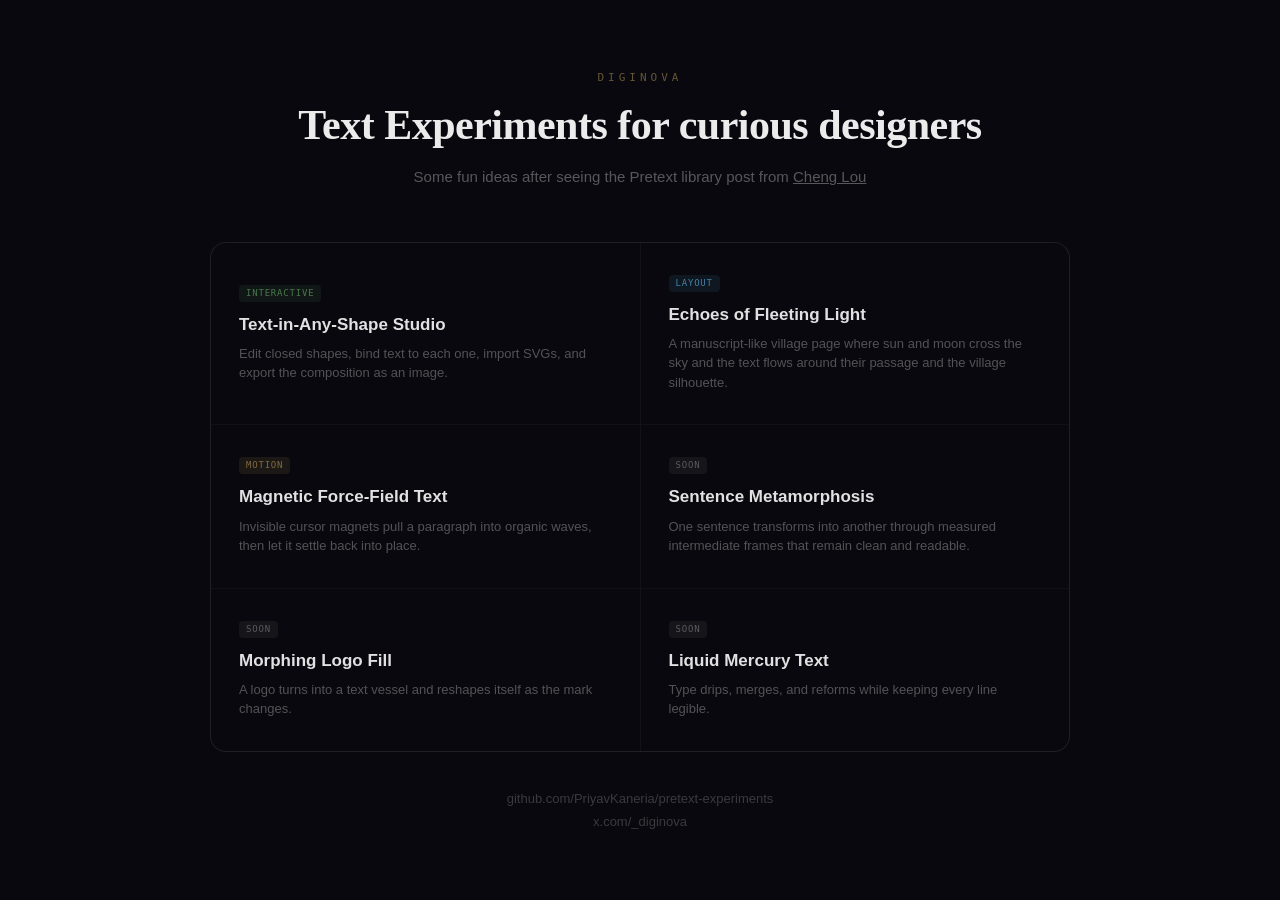
<file: index.html>
<!doctype html>
<html lang="en">
<head>
  <meta charset="UTF-8">
  <meta name="viewport" content="width=device-width, initial-scale=1, viewport-fit=cover, interactive-widget=resizes-content">
  <meta name="description" content="Interactive typography experiments from Diginova, powered by pretext.">
  <title>Diginova Experiments</title>
  <link rel="stylesheet" href="./styles/site.css">
</head>
<body>
  <main class="page-shell">
    <header class="header">
      <div class="logo">diginova</div>
      <h1 class="page-title">Text Experiments for curious designers</h1>
      <p class="page-subtitle">Some fun ideas after seeing the Pretext library post from <a href="https://x.com/_chenglou/status/2037713766205608234" target="_blank">Cheng Lou </a></p>
    </header>

    <section class="demos-grid" aria-label="Experiments">
      <a class="demo-card" href="./experiments/text-in-any-shape.html">
        <div class="demo-tag tag-interactive">Interactive</div>
        <div class="demo-name">Text-in-Any-Shape Studio</div>
        <div class="demo-desc">Edit closed shapes, bind text to each one, import SVGs, and export the composition as an image.</div>
      </a>

      <a class="demo-card" href="./experiments/echoes-of-fleeting-light.html">
        <div class="demo-tag tag-layout">Layout</div>
        <div class="demo-name">Echoes of Fleeting Light</div>
        <div class="demo-desc">A manuscript-like village page where sun and moon cross the sky and the text flows around their passage and the village silhouette.</div>
      </a>

      <a class="demo-card" href="./experiments/magnetic-force-field.html">
        <div class="demo-tag tag-motion">Motion</div>
        <div class="demo-name">Magnetic Force-Field Text</div>
        <div class="demo-desc">Invisible cursor magnets pull a paragraph into organic waves, then let it settle back into place.</div>
      </a>

      <article class="demo-card is-disabled">
        <div class="demo-tag tag-soon">Soon</div>
        <div class="demo-name">Sentence Metamorphosis</div>
        <div class="demo-desc">One sentence transforms into another through measured intermediate frames that remain clean and readable.</div>
      </article>

      <article class="demo-card is-disabled">
        <div class="demo-tag tag-soon">Soon</div>
        <div class="demo-name">Morphing Logo Fill</div>
        <div class="demo-desc">A logo turns into a text vessel and reshapes itself as the mark changes.</div>
      </article>

      <article class="demo-card is-disabled">
        <div class="demo-tag tag-soon">Soon</div>
        <div class="demo-name">Liquid Mercury Text</div>
        <div class="demo-desc">Type drips, merges, and reforms while keeping every line legible.</div>
      </article>
    </section>

    <div class="footer-link footer-link--stack">
      <a href="https://github.com/PriyavKaneria/pretext-experiments.git">github.com/PriyavKaneria/pretext-experiments</a>
      <a href="https://x.com/_diginova">x.com/_diginova</a>
    </div>
  </main>
</body>
</html>
</file>
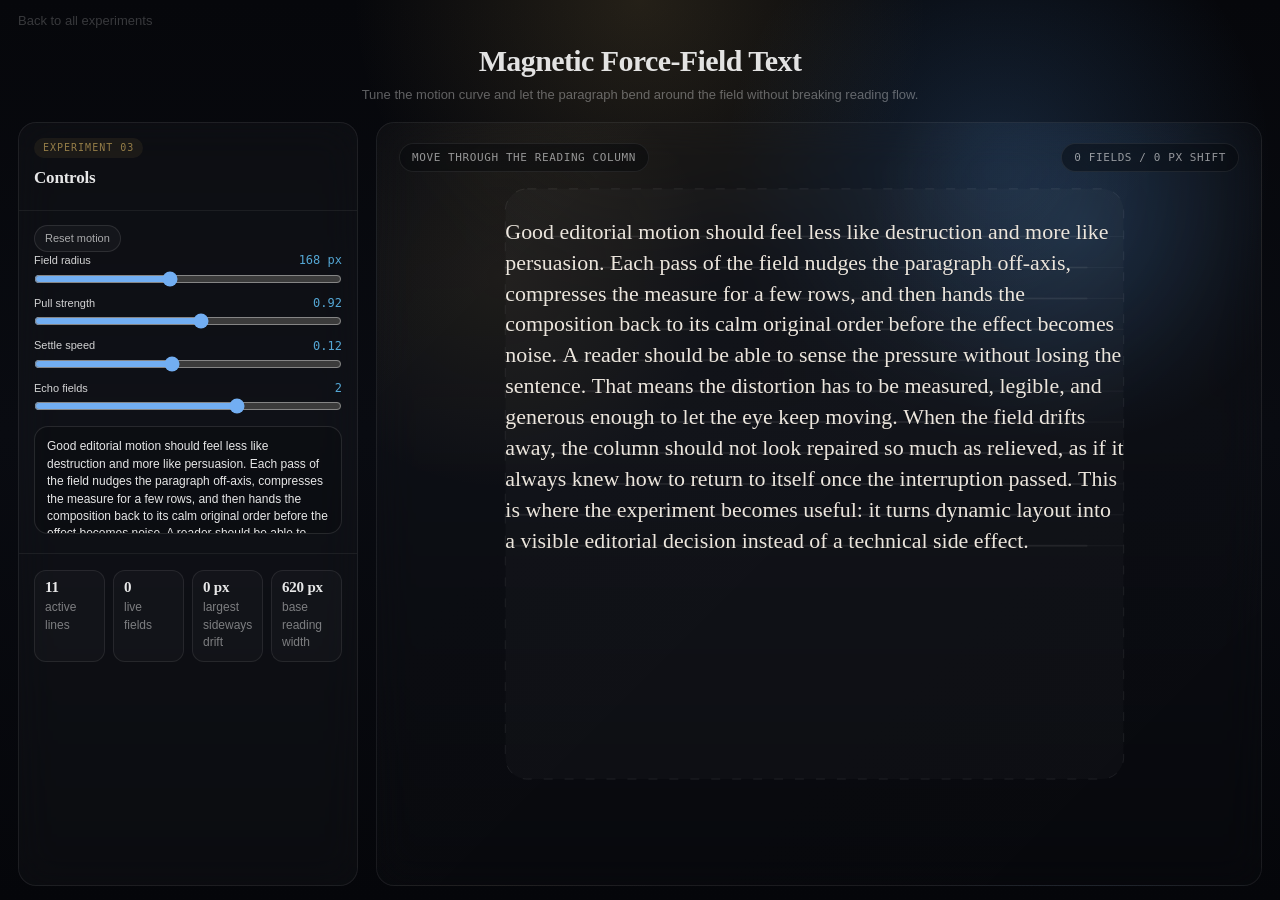
<file: experiments/magnetic-force-field.html>
<!doctype html>
<html lang="en">
<head>
  <meta charset="UTF-8">
  <meta name="viewport" content="width=device-width, initial-scale=1, viewport-fit=cover, interactive-widget=resizes-content">
  <meta name="description" content="A cursor-driven typography study where magnetic fields bend paragraph lines and let them settle back into order.">
  <title>Magnetic Force-Field Text — Diginova Experiments</title>
  <link rel="stylesheet" href="../styles/site.css">
  <style>
    html,
    body {
      height: 100%;
      min-height: 100%;
    }

    body {
      overflow: hidden;
      background:
        radial-gradient(circle at top, rgba(196, 163, 90, 0.16), transparent 26%),
        radial-gradient(circle at 78% 18%, rgba(91, 168, 255, 0.17), transparent 22%),
        linear-gradient(180deg, #06070b 0%, #090b11 48%, #05060a 100%);
    }

    .magnetic-shell {
      width: min(1420px, 100%);
      height: 100vh;
      margin: 0 auto;
      padding-top: 14px;
      padding-bottom: 14px;
      display: grid;
      grid-template-rows: auto auto minmax(0, 1fr);
      overflow: hidden;
    }

    .back-link {
      margin-bottom: 18px;
    }

    .experiment-header {
      margin-bottom: 16px;
      max-width: 720px;
    }

    .experiment-title {
      font: 600 30px/1.08 Georgia, "Times New Roman", serif;
      letter-spacing: -0.6px;
    }

    .experiment-subtitle {
      max-width: 620px;
    }

    .magnetic-workspace {
      display: grid;
      grid-template-columns: 340px minmax(0, 1fr);
      gap: 18px;
      align-items: stretch;
      min-height: 0;
      height: 100%;
    }

    .magnetic-panel,
    .magnetic-stage {
      border: 1px solid rgba(255, 255, 255, 0.07);
      border-radius: 18px;
      background: rgba(255, 255, 255, 0.026);
      backdrop-filter: blur(20px);
      -webkit-backdrop-filter: blur(20px);
      overflow: hidden;
    }

    .magnetic-panel {
      display: flex;
      flex-direction: column;
      height: 100%;
      overflow-y: auto;
      overscroll-behavior: contain;
      scrollbar-width: thin;
      scrollbar-color: rgba(196, 163, 90, 0.34) rgba(255, 255, 255, 0.04);
    }

    .magnetic-panel::-webkit-scrollbar {
      width: 10px;
    }

    .magnetic-panel::-webkit-scrollbar-track {
      background: rgba(255, 255, 255, 0.03);
    }

    .magnetic-panel::-webkit-scrollbar-thumb {
      background: linear-gradient(180deg, rgba(196, 163, 90, 0.42), rgba(91, 168, 255, 0.32));
      border-radius: 999px;
      border: 2px solid rgba(9, 11, 17, 0.92);
    }

    .panel-block {
      padding: 14px 15px 15px;
      border-top: 1px solid rgba(255, 255, 255, 0.06);
    }

    .panel-block:first-child {
      border-top: 0;
    }

    .panel-kicker {
      display: inline-flex;
      align-items: center;
      gap: 8px;
      margin-bottom: 10px;
      padding: 5px 9px;
      border-radius: 999px;
      background: rgba(196, 163, 90, 0.08);
      color: rgba(196, 163, 90, 0.72);
      font: 500 10px/1 "SF Mono", "Fira Code", monospace;
      letter-spacing: 1px;
      text-transform: uppercase;
    }

    .panel-title {
      margin-bottom: 7px;
      color: rgba(255, 255, 255, 0.9);
      font: 600 17px/1.16 Georgia, "Times New Roman", serif;
      letter-spacing: -0.2px;
    }

    .panel-copy,
    .panel-note,
    .metric-label {
      color: rgba(255, 255, 255, 0.45);
      font: 400 12px/1.45 "Helvetica Neue", Helvetica, Arial, sans-serif;
    }

    .preset-row {
      display: flex;
      flex-wrap: wrap;
      gap: 8px;
    }

    .clear-btn {
      padding: 7px 10px;
      border-radius: 999px;
      border: 1px solid rgba(255, 255, 255, 0.1);
      background: rgba(255, 255, 255, 0.03);
      color: rgba(255, 255, 255, 0.64);
      font: 500 11px/1 "Helvetica Neue", Helvetica, Arial, sans-serif;
      cursor: pointer;
      transition: transform 0.18s ease, border-color 0.18s ease, background 0.18s ease, color 0.18s ease;
    }

    .clear-btn:hover {
      transform: translateY(-1px);
      border-color: rgba(91, 168, 255, 0.34);
      background: rgba(91, 168, 255, 0.12);
      color: rgba(255, 255, 255, 0.9);
    }

    .text-editor {
      width: 100%;
      min-height: 108px;
      max-height: 108px;
      margin-top: 12px;
      padding: 11px 12px;
      border: 1px solid rgba(255, 255, 255, 0.11);
      border-radius: 14px;
      background: rgba(0, 0, 0, 0.16);
      color: rgba(255, 255, 255, 0.9);
      font: 400 12px/1.45 "Helvetica Neue", Helvetica, Arial, sans-serif;
      resize: none;
      outline: none;
      overflow: hidden;
    }

    .text-editor:focus {
      border-color: rgba(91, 168, 255, 0.35);
      box-shadow: 0 0 0 1px rgba(91, 168, 255, 0.16) inset;
    }

    .field-grid {
      display: grid;
      gap: 10px;
      margin-top: 2px;
    }

    .field-control {
      display: grid;
      gap: 4px;
    }

    .field-control-head {
      display: flex;
      justify-content: space-between;
      align-items: center;
      gap: 10px;
      color: rgba(255, 255, 255, 0.82);
      font: 500 11px/1.15 "Helvetica Neue", Helvetica, Arial, sans-serif;
    }

    .field-control-value {
      color: rgba(100, 200, 255, 0.82);
      font: 500 12px/1 "SF Mono", "Fira Code", monospace;
    }

    .field-control input[type="range"] {
      width: 100%;
      accent-color: #72aef2;
      margin: 0;
    }

    .metrics-grid {
      display: grid;
      grid-template-columns: repeat(4, minmax(0, 1fr));
      gap: 8px;
      margin-top: 2px;
    }

    .metric-card {
      padding: 9px 10px;
      border-radius: 12px;
      border: 1px solid rgba(255, 255, 255, 0.08);
      background: rgba(255, 255, 255, 0.025);
    }

    .metric-value {
      margin-bottom: 4px;
      color: rgba(255, 255, 255, 0.9);
      font: 600 15px/1 Georgia, "Times New Roman", serif;
      letter-spacing: -0.2px;
    }

    .panel-note {
      margin-top: 8px;
    }

    .magnetic-stage {
      position: relative;
      position: sticky;
      top: 0;
      align-self: start;
      min-height: 0;
      height: 100%;
      overflow: hidden;
      background:
        radial-gradient(circle at 14% 20%, rgba(196, 163, 90, 0.09), transparent 22%),
        radial-gradient(circle at 80% 14%, rgba(91, 168, 255, 0.12), transparent 22%),
        linear-gradient(135deg, rgba(255, 255, 255, 0.025), rgba(255, 255, 255, 0.01));
      cursor: crosshair;
      touch-action: none;
    }

    .scene-svg {
      position: absolute;
      inset: 0;
      width: 100%;
      height: 100%;
    }

    .stage-hud {
      position: absolute;
      inset: 0;
      display: flex;
      justify-content: space-between;
      align-items: flex-start;
      padding: 20px 22px;
      pointer-events: none;
    }

    .stage-kicker,
    .stage-readout {
      padding: 8px 12px;
      border-radius: 999px;
      background: rgba(4, 6, 10, 0.5);
      border: 1px solid rgba(255, 255, 255, 0.08);
      color: rgba(255, 255, 255, 0.56);
      font: 500 11px/1 "SF Mono", "Fira Code", monospace;
      letter-spacing: 0.6px;
      text-transform: uppercase;
      backdrop-filter: blur(20px);
      -webkit-backdrop-filter: blur(20px);
    }

    .stage-readout {
      text-align: right;
    }

    .flow-line {
      fill: #ece6dd;
      font-family: Georgia, "Times New Roman", serif;
      paint-order: stroke;
      stroke: rgba(8, 8, 14, 0.3);
      stroke-width: 0.5px;
      letter-spacing: 0;
    }

    .flow-line.is-muted {
      fill: rgba(236, 230, 221, 0.62);
    }

    .guide-column {
      fill: rgba(255, 255, 255, 0.02);
      stroke: rgba(255, 255, 255, 0.08);
      stroke-dasharray: 9 12;
    }

    .guide-baseline {
      stroke: rgba(255, 255, 255, 0.045);
      stroke-width: 1;
    }

    .field-core {
      fill: rgba(91, 168, 255, 0.11);
      stroke: rgba(150, 204, 255, 0.38);
      stroke-width: 1;
    }

    .field-ring {
      fill: none;
      stroke: rgba(150, 204, 255, 0.2);
      stroke-width: 1;
    }

    .field-ring.echo {
      stroke: rgba(196, 163, 90, 0.18);
    }

    .field-vector {
      stroke: rgba(196, 163, 90, 0.22);
      stroke-width: 1;
      stroke-dasharray: 4 8;
    }

    .field-dot {
      fill: rgba(255, 255, 255, 0.78);
    }

    .ghost-line {
      fill: none;
      stroke: rgba(255, 255, 255, 0.05);
      stroke-width: 2;
      stroke-linecap: round;
    }

    @media (max-width: 980px) {
      body {
        overflow: auto;
      }

      .magnetic-shell {
        height: auto;
        overflow: visible;
      }

      .magnetic-workspace {
        grid-template-columns: 1fr;
        height: auto;
      }

      .magnetic-panel {
        display: flex;
        overflow: visible;
      }

      .magnetic-stage {
        min-height: 70vh;
        height: 70vh;
        position: relative;
      }
    }

    @media (max-width: 700px) {
      .magnetic-shell {
        padding-top: 10px;
      }

      .experiment-title {
        font-size: 25px;
      }

      .metrics-grid {
        grid-template-columns: 1fr 1fr;
      }

      .stage-hud {
        padding-left: 16px;
        padding-right: 16px;
      }

      .stage-hud {
        flex-direction: column;
        gap: 8px;
      }

      .text-editor {
        max-height: 132px;
      }
    }

    @media (max-height: 860px) and (min-width: 981px) {
      .panel-block {
        padding: 12px 13px 13px;
      }

      .text-editor {
        min-height: 92px;
        max-height: 92px;
      }

      .panel-copy,
      .panel-note,
      .metric-label {
        font-size: 11px;
      }
    }
  </style>
</head>
<body>
  <main class="experiment-shell magnetic-shell">
    <a class="back-link" href="../index.html">Back to all experiments</a>

    <header class="experiment-header">
      <h1 class="experiment-title">Magnetic Force-Field Text</h1>
      <p class="experiment-subtitle">Tune the motion curve and let the paragraph bend around the field without breaking reading flow.</p>
    </header>

    <section class="magnetic-workspace">
      <aside class="magnetic-panel">
        <div class="panel-block">
          <div class="panel-kicker">Experiment 03</div>
          <h2 class="panel-title">Controls</h2>
        </div>

        <div class="panel-block">
          <div class="preset-row">
            <button class="clear-btn" id="resetMotion">Reset motion</button>
          </div>

          <div class="field-grid">
            <label class="field-control">
              <span class="field-control-head">
                <span>Field radius</span>
                <span class="field-control-value" id="radiusValue">168 px</span>
              </span>
              <input id="radiusInput" type="range" min="96" max="260" step="1" value="168">
            </label>

            <label class="field-control">
              <span class="field-control-head">
                <span>Pull strength</span>
                <span class="field-control-value" id="strengthValue">0.92</span>
              </span>
              <input id="strengthInput" type="range" min="0.35" max="1.4" step="0.01" value="0.92">
            </label>

            <label class="field-control">
              <span class="field-control-head">
                <span>Settle speed</span>
                <span class="field-control-value" id="settleValue">0.12</span>
              </span>
              <input id="settleInput" type="range" min="0.04" max="0.22" step="0.01" value="0.12">
            </label>

            <label class="field-control">
              <span class="field-control-head">
                <span>Echo fields</span>
                <span class="field-control-value" id="echoValue">2</span>
              </span>
              <input id="echoInput" type="range" min="0" max="3" step="1" value="2">
            </label>
          </div>

          <textarea class="text-editor" id="textInput" aria-label="Paragraph text"></textarea>
        </div>

        <div class="panel-block">
          <div class="metrics-grid">
            <div class="metric-card">
              <div class="metric-value" id="lineCount">0</div>
              <div class="metric-label">active lines</div>
            </div>
            <div class="metric-card">
              <div class="metric-value" id="fieldCount">0</div>
              <div class="metric-label">live fields</div>
            </div>
            <div class="metric-card">
              <div class="metric-value" id="maxShift">0 px</div>
              <div class="metric-label">largest sideways drift</div>
            </div>
            <div class="metric-card">
              <div class="metric-value" id="columnWidth">0 px</div>
              <div class="metric-label">base reading width</div>
            </div>
          </div>
        </div>
      </aside>

      <section class="magnetic-stage" id="stage" aria-label="Magnetic text field">
        <svg class="scene-svg" id="sceneSvg" aria-hidden="true"></svg>

        <div class="stage-hud">
          <div class="stage-kicker">Move through the reading column</div>
          <div class="stage-readout" id="hudReadout">1 field / 0 px shift</div>
        </div>
      </section>
    </section>
  </main>

  <script type="module" src="./magnetic-force-field.js"></script>
</body>
</html>
</file>
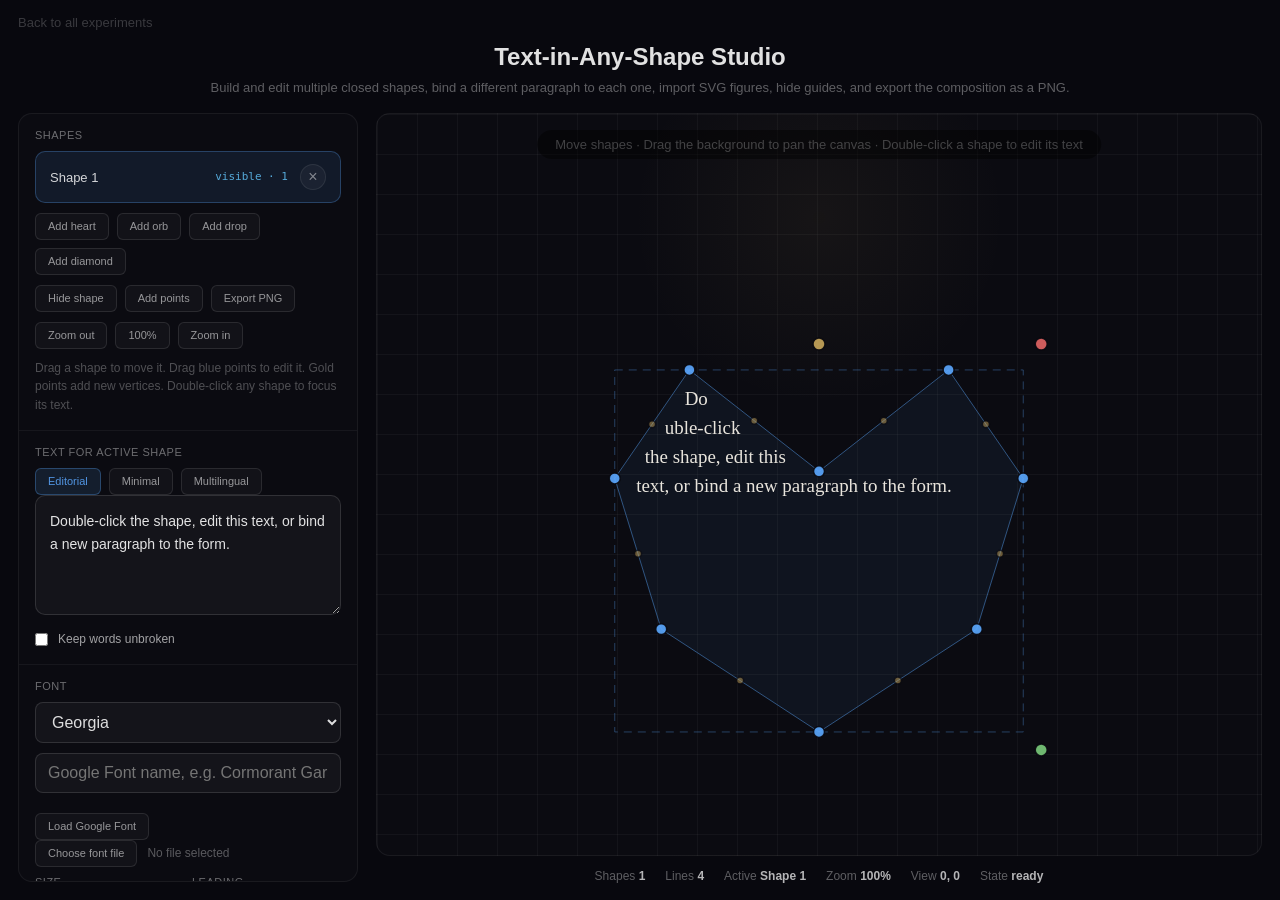
<file: experiments/text-in-any-shape.html>
<!doctype html>
<html lang="en">
<head>
  <meta charset="UTF-8">
  <meta name="viewport" content="width=device-width, initial-scale=1, viewport-fit=cover, interactive-widget=resizes-content">
  <meta name="description" content="A multi-shape typography studio where each closed figure owns its own text.">
  <title>Text-in-Any-Shape Studio — Diginova Experiments</title>
  <link rel="stylesheet" href="../styles/site.css">
  <style>
    html,
    body {
      height: 100%;
      overflow: hidden;
    }

    body {
      min-height: 100vh;
    }

    * {
      scrollbar-width: thin;
      scrollbar-color: rgba(196,163,90,0.38) rgba(255,255,255,0.04);
    }

    ::-webkit-scrollbar {
      width: 10px;
      height: 10px;
    }

    ::-webkit-scrollbar-track {
      background: rgba(255,255,255,0.04);
    }

    ::-webkit-scrollbar-thumb {
      background: linear-gradient(180deg, rgba(196,163,90,0.42), rgba(91,168,255,0.34));
      border-radius: 999px;
      border: 2px solid rgba(8,8,14,0.92);
    }

    ::-webkit-scrollbar-thumb:hover {
      background: linear-gradient(180deg, rgba(196,163,90,0.56), rgba(91,168,255,0.46));
    }

    .back-link {
      margin-bottom: 14px;
    }

    .experiment-shell {
      height: 100vh;
      padding: 16px 18px 18px;
      overflow: hidden;
      display: grid;
      grid-template-rows: auto auto minmax(0, 1fr);
    }

    .experiment-header {
      margin: 0 auto 14px;
      max-width: 860px;
    }

    .experiment-title {
      margin-bottom: 6px;
    }

    .workspace {
      width: min(1380px, 100%);
      margin: 0 auto;
      display: grid;
      grid-template-columns: 340px minmax(0, 1fr);
      gap: 18px;
      align-items: start;
      min-height: 0;
      height: 100%;
    }

    .panel {
      border: 1px solid rgba(255,255,255,0.06);
      border-radius: 14px;
      background: rgba(255,255,255,0.015);
      overflow: hidden;
      height: 100%;
      overflow-y: auto;
      overscroll-behavior: contain;
    }

    .panel::-webkit-scrollbar-track {
      background: rgba(255,255,255,0.03);
    }

    .panel::-webkit-scrollbar-thumb {
      background: linear-gradient(180deg, rgba(196,163,90,0.48), rgba(91,168,255,0.38));
      border: 2px solid rgba(14,14,20,0.95);
    }

    .panel-section {
      padding: 16px;
      border-top: 1px solid rgba(255,255,255,0.05);
    }

    .panel-section:first-child {
      border-top: 0;
    }

    .panel-label {
      display: block;
      margin-bottom: 10px;
      font: 500 11px/1 "Helvetica Neue", Helvetica, Arial, sans-serif;
      color: rgba(255,255,255,0.4);
      text-transform: uppercase;
      letter-spacing: 0.5px;
    }

    .shape-list {
      display: grid;
      gap: 8px;
    }

    .shape-chip {
      display: flex;
      justify-content: space-between;
      align-items: center;
      gap: 12px;
      padding: 12px 14px;
      border-radius: 10px;
      border: 1px solid rgba(255,255,255,0.08);
      background: rgba(255,255,255,0.03);
      cursor: pointer;
      transition: all 0.15s ease;
    }

    .shape-chip.active {
      border-color: rgba(91,168,255,0.28);
      background: rgba(91,168,255,0.10);
      color: rgba(255,255,255,0.92);
    }

    .shape-chip-title {
      font: 500 13px/1.2 "Helvetica Neue", Helvetica, Arial, sans-serif;
      color: rgba(255,255,255,0.82);
    }

    .shape-chip-main {
      min-width: 0;
      flex: 1 1 auto;
      text-align: left;
    }

    .shape-chip-meta {
      font: 400 11px/1 "SF Mono", "Fira Code", monospace;
      color: rgba(255,255,255,0.28);
    }

    .shape-chip.active .shape-chip-meta {
      color: rgba(100,200,255,0.82);
    }

    .shape-chip-delete {
      width: 26px;
      height: 26px;
      border-radius: 999px;
      border: 1px solid rgba(255,255,255,0.08);
      background: rgba(255,255,255,0.04);
      color: rgba(255,255,255,0.46);
      display: inline-flex;
      align-items: center;
      justify-content: center;
      cursor: pointer;
      flex: 0 0 auto;
      transition: all 0.15s ease;
    }

    .shape-chip-delete:hover {
      background: rgba(196,90,90,0.16);
      border-color: rgba(196,90,90,0.24);
      color: rgba(255,255,255,0.88);
    }

    .button-row,
    .shape-templates,
    .mini-row,
    .range-row {
      display: flex;
      gap: 8px;
      flex-wrap: wrap;
    }

    .button-row,
    .shape-templates {
      margin-top: 10px;
    }

    button,
    select,
    input,
    textarea {
      font: inherit;
    }

    .tool-btn,
    .shape-btn,
    .sample-btn {
      padding: 7px 12px;
      border-radius: 6px;
      border: 1px solid rgba(255,255,255,0.1);
      background: rgba(255,255,255,0.03);
      color: rgba(255,255,255,0.56);
      font: 500 11px/1 "Helvetica Neue", Helvetica, Arial, sans-serif;
      cursor: pointer;
      transition: all 0.15s ease;
    }

    .tool-btn:hover,
    .shape-btn:hover,
    .sample-btn:hover {
      background: rgba(255,255,255,0.06);
      color: rgba(255,255,255,0.74);
    }

    .shape-btn.active,
    .sample-btn.active,
    .tool-btn.is-active {
      background: rgba(91,168,255,0.12);
      border-color: rgba(91,168,255,0.3);
      color: rgba(91,168,255,0.86);
    }

    .toggle-row {
      display: flex;
      align-items: center;
      gap: 10px;
      margin-top: 12px;
      color: rgba(255,255,255,0.62);
      font: 400 12px/1.4 "Helvetica Neue", Helvetica, Arial, sans-serif;
    }

    .toggle-row input[type="checkbox"] {
      accent-color: #5ba8ff;
    }

    .editor,
    .svg-paste {
      width: 100%;
      min-height: 120px;
      padding: 14px 14px;
      border-radius: 10px;
      border: 1px solid rgba(255,255,255,0.12);
      background: rgba(255,255,255,0.04);
      color: rgba(255,255,255,0.88);
      resize: vertical;
      outline: none;
      font: 400 14px/1.65 "Helvetica Neue", Helvetica, Arial, sans-serif;
    }

    .editor:focus,
    .svg-paste:focus,
    .font-input:focus,
    .font-select:focus {
      border-color: rgba(91,168,255,0.28);
      background: rgba(255,255,255,0.05);
    }

    .hint-text {
      margin-top: 10px;
      color: rgba(255,255,255,0.28);
      font: 400 12px/1.55 "Helvetica Neue", Helvetica, Arial, sans-serif;
    }

    .font-select,
    .font-input {
      width: 100%;
      padding: 10px 12px;
      border-radius: 8px;
      border: 1px solid rgba(255,255,255,0.12);
      background: rgba(255,255,255,0.04);
      color: rgba(255,255,255,0.86);
      outline: none;
      margin-bottom: 10px;
    }

    .font-file {
      position: absolute;
      opacity: 0;
      pointer-events: none;
      width: 1px;
      height: 1px;
    }

    .range-group {
      flex: 1 1 120px;
    }

    .range-group input[type="range"] {
      width: 100%;
      accent-color: #5ba8ff;
      margin-top: 8px;
    }

    .value-display {
      display: inline-block;
      margin-top: 8px;
      font: 500 12px/1 "SF Mono", "Fira Code", monospace;
      color: rgba(100,200,255,0.8);
    }

    .stage-shell {
      position: relative;
      position: sticky;
      top: 18px;
      align-self: start;
      min-height: 0;
      height: 100%;
      display: grid;
      grid-template-rows: minmax(0, 1fr) auto;
    }

    .stage {
      position: relative;
      height: 100%;
      min-height: 0;
      border: 1px solid rgba(255,255,255,0.06);
      border-radius: 14px;
      background:
        linear-gradient(rgba(255,255,255,0.035) 1px, transparent 1px),
        linear-gradient(90deg, rgba(255,255,255,0.035) 1px, transparent 1px),
        radial-gradient(circle at 50% 14%, rgba(196,163,90,0.06), transparent 24%),
        rgba(255,255,255,0.015);
      background-size: 40px 40px, 40px 40px, auto, auto;
      background-position: var(--grid-x, 0px) var(--grid-y, 0px), var(--grid-x, 0px) var(--grid-y, 0px), center top, center;
      overflow: hidden;
      user-select: none;
      -webkit-user-select: none;
      cursor: grab;
    }

    .stage.is-panning {
      cursor: grabbing;
    }

    .status {
      position: absolute;
      top: 16px;
      left: 50%;
      transform: translateX(-50%);
      z-index: 8;
      padding: 8px 18px;
      border-radius: 999px;
      background: rgba(0,0,0,0.45);
      color: rgba(255,255,255,0.24);
      font: 400 13px/1 "Helvetica Neue", Helvetica, Arial, sans-serif;
      white-space: nowrap;
      pointer-events: none;
    }

    .scene-svg,
    .helper-svg {
      position: absolute;
      inset: 0;
      width: 100%;
      height: 100%;
    }

    .helper-svg {
      left: -99999px;
      top: -99999px;
      width: 1px;
      height: 1px;
      overflow: hidden;
      opacity: 0;
      pointer-events: none;
    }

    .shape-path {
      fill: rgba(255,255,255,0.018);
      stroke: rgba(255,255,255,0.08);
      stroke-width: 1;
      vector-effect: non-scaling-stroke;
      cursor: move;
    }

    .shape-path.active {
      stroke: rgba(91,168,255,0.45);
      fill: rgba(91,168,255,0.06);
    }

    .shape-path.hidden-guide {
      fill: none;
      stroke: rgba(255,255,255,0.18);
      stroke-dasharray: 6 7;
    }

    .bbox {
      fill: none;
      stroke: rgba(91,168,255,0.34);
      stroke-width: 1;
      stroke-dasharray: 8 6;
      vector-effect: non-scaling-stroke;
      pointer-events: none;
    }

    .shape-text {
      fill: #e8e4dc;
      pointer-events: none;
    }

    .vertex,
    .midpoint,
    .transform-handle {
      cursor: pointer;
    }

    .vertex {
      fill: rgba(91,168,255,0.9);
      stroke: rgba(8,8,14,0.9);
      stroke-width: 1.5;
    }

    .midpoint {
      fill: rgba(196,163,90,0.92);
      stroke: rgba(8,8,14,0.9);
      stroke-width: 1.5;
    }

    .transform-handle.scale {
      fill: rgba(120,200,120,0.92);
      stroke: rgba(8,8,14,0.9);
      stroke-width: 1.5;
    }

    .transform-handle.rotate {
      fill: rgba(196,163,90,0.92);
      stroke: rgba(8,8,14,0.9);
      stroke-width: 1.5;
    }

    .transform-handle.delete {
      fill: rgba(214,96,96,0.96);
      stroke: rgba(8,8,14,0.9);
      stroke-width: 1.5;
    }

    .message {
      position: absolute;
      inset: 0;
      display: grid;
      place-items: center;
      text-align: center;
      padding: 24px;
      color: rgba(255,255,255,0.34);
      font: 400 13px/1.6 "Helvetica Neue", Helvetica, Arial, sans-serif;
      pointer-events: none;
    }

    .stats-bar {
      display: flex;
      gap: 20px;
      align-items: center;
      justify-content: center;
      margin-top: 14px;
      font: 400 12px/1 "Helvetica Neue", Helvetica, Arial, sans-serif;
      color: rgba(255,255,255,0.35);
      flex-wrap: wrap;
    }

    .stats-bar strong {
      color: rgba(255,255,255,0.7);
      font-weight: 600;
    }

    .upload-row {
      display: flex;
      gap: 10px;
      align-items: center;
      flex-wrap: wrap;
      margin-bottom: 10px;
    }

    .upload-trigger {
      display: inline-flex;
      align-items: center;
      justify-content: center;
      padding: 7px 12px;
      border-radius: 6px;
      border: 1px solid rgba(255,255,255,0.1);
      background: rgba(255,255,255,0.03);
      color: rgba(255,255,255,0.56);
      font: 500 11px/1 "Helvetica Neue", Helvetica, Arial, sans-serif;
      cursor: pointer;
      transition: all 0.15s ease;
    }

    .upload-trigger:hover {
      background: rgba(255,255,255,0.06);
      color: rgba(255,255,255,0.74);
    }

    .upload-name {
      min-width: 0;
      color: rgba(255,255,255,0.32);
      font: 400 12px/1.4 "Helvetica Neue", Helvetica, Arial, sans-serif;
      word-break: break-word;
      flex: 1 1 140px;
    }

    .editor.is-focused {
      border-color: rgba(91,168,255,0.38);
      background: rgba(91,168,255,0.08);
      box-shadow: 0 0 0 1px rgba(91,168,255,0.14) inset;
    }

    .editor.focus-claim {
      animation: editor-pulse 850ms ease;
    }

    @keyframes editor-pulse {
      0% {
        border-color: rgba(196,163,90,0.56);
        background: rgba(196,163,90,0.11);
        box-shadow: 0 0 0 1px rgba(196,163,90,0.18) inset;
      }
      100% {
        border-color: rgba(91,168,255,0.38);
        background: rgba(91,168,255,0.08);
        box-shadow: 0 0 0 1px rgba(91,168,255,0.14) inset;
      }
    }

    @media (max-width: 1040px) {
      html,
      body {
        overflow: auto;
      }

      .workspace {
        grid-template-columns: 1fr;
        height: auto;
      }

      .stage-shell {
        position: relative;
        top: auto;
        height: auto;
      }

      .stage {
        min-height: 540px;
      }

      .panel {
        height: auto;
        overflow: visible;
      }
    }

    @media (max-width: 700px) {
      .experiment-shell {
        padding-left: 12px;
        padding-right: 12px;
      }

      .stage {
        min-height: 480px;
      }
    }
  </style>
</head>
<body>
  <main class="experiment-shell">
    <a class="back-link" href="../index.html">Back to all experiments</a>

    <header class="experiment-header">
      <h1 class="experiment-title">Text-in-Any-Shape Studio</h1>
      <p class="experiment-subtitle">Build and edit multiple closed shapes, bind a different paragraph to each one, import SVG figures, hide guides, and export the composition as a PNG.</p>
    </header>

    <section class="workspace">
      <aside class="panel">
        <div class="panel-section">
          <span class="panel-label">Shapes</span>
          <div class="shape-list" id="shapeList"></div>
          <div class="shape-templates" id="shapeTemplates">
            <button class="shape-btn" data-template="heart">Add heart</button>
            <button class="shape-btn" data-template="orb">Add orb</button>
            <button class="shape-btn" data-template="drop">Add drop</button>
            <button class="shape-btn" data-template="diamond">Add diamond</button>
          </div>
          <div class="button-row">
            <button class="tool-btn" id="toggleShape">Hide shape</button>
            <button class="tool-btn" id="addPointMode">Add points</button>
            <button class="tool-btn" id="exportPng">Export PNG</button>
          </div>
          <div class="button-row">
            <button class="tool-btn" id="zoomOut">Zoom out</button>
            <button class="tool-btn" id="zoomReset">100%</button>
            <button class="tool-btn" id="zoomIn">Zoom in</button>
          </div>
          <p class="hint-text">Drag a shape to move it. Drag blue points to edit it. Gold points add new vertices. Double-click any shape to focus its text.</p>
        </div>

        <div class="panel-section">
          <span class="panel-label">Text for active shape</span>
          <div class="mini-row" id="sampleButtons">
            <button class="sample-btn" data-copy="Designers chase the impossible because the impossible is often just a better default waiting to be discovered. This living silhouette keeps every line readable while the container shifts under your hand.">Editorial</button>
            <button class="sample-btn" data-copy="Words can be delicate and still feel alive. A sentence does not need a rectangle if the layout engine understands how to listen to geometry.">Minimal</button>
            <button class="sample-btn" data-copy="AGI 春天到了. بدأت الرحلة. Typography should survive mixed scripts, long words, and unusual contours without collapsing into a gimmick.">Multilingual</button>
          </div>
          <textarea class="editor" id="shapeText"></textarea>
          <label class="toggle-row">
            <input id="noWordBreak" type="checkbox">
            <span>Keep words unbroken</span>
          </label>
        </div>

        <div class="panel-section">
          <span class="panel-label">Font</span>
          <select class="font-select" id="fontPreset">
            <option value='Georgia, Palatino, "Times New Roman", serif'>Georgia</option>
            <option value='"Helvetica Neue", Helvetica, Arial, sans-serif'>Helvetica Neue</option>
            <option value='"Iowan Old Style", "Palatino Linotype", "Book Antiqua", Palatino, serif'>Iowan Old Style</option>
            <option value='"Times New Roman", Times, serif'>Times New Roman</option>
            <option value='Arial, Helvetica, sans-serif'>Arial</option>
          </select>
          <input class="font-input" id="googleFontInput" type="text" placeholder="Google Font name, e.g. Cormorant Garamond">
          <div class="button-row">
            <button class="tool-btn" id="loadGoogleFont">Load Google Font</button>
          </div>
          <div class="upload-row">
            <label class="upload-trigger" for="fontUpload">Choose font file</label>
            <span class="upload-name" id="fontUploadName">No file selected</span>
          </div>
          <input class="font-file" id="fontUpload" type="file" accept=".ttf,.otf,.woff,.woff2">
          <div class="range-row">
            <div class="range-group">
              <span class="panel-label">Size</span>
              <input id="fontSize" type="range" min="15" max="28" value="19">
              <span class="value-display" id="fontSizeValue">19px</span>
            </div>
            <div class="range-group">
              <span class="panel-label">Leading</span>
              <input id="lineHeight" type="range" min="22" max="40" value="29">
              <span class="value-display" id="lineHeightValue">29px</span>
            </div>
            <div class="range-group">
              <span class="panel-label">Padding</span>
              <input id="shapePadding" type="range" min="8" max="48" value="18">
              <span class="value-display" id="shapePaddingValue">18px</span>
            </div>
          </div>
        </div>

        <div class="panel-section">
          <span class="panel-label">Paste SVG</span>
          <textarea class="svg-paste" id="svgPaste" placeholder="<svg>…closed figures…</svg>"></textarea>
          <div class="button-row">
            <button class="tool-btn" id="importSvg">Import closed shapes</button>
            <button class="tool-btn" id="addBlankShape">Add blank shape</button>
          </div>
          <p class="hint-text">Closed paths, polygons, rects, circles, and ellipses are supported. Imported figures become independent text containers.</p>
        </div>
      </aside>

      <section class="stage-shell">
        <div class="stage" id="stage">
          <div class="status" id="status">Move shapes · Drag the background to pan the canvas · Double-click a shape to edit its text</div>
          <svg class="scene-svg" id="sceneSvg" aria-hidden="true"></svg>
          <svg class="helper-svg" id="helperSvg" aria-hidden="true"></svg>
          <div class="message" id="message">Preparing the studio…</div>
        </div>

        <div class="stats-bar">
          <span>Shapes <strong id="statShapes">0</strong></span>
          <span>Lines <strong id="statLines">0</strong></span>
          <span>Active <strong id="statActive">none</strong></span>
          <span>Zoom <strong id="statZoom">100%</strong></span>
          <span>View <strong id="statView">0, 0</strong></span>
          <span>State <strong id="statState">loading</strong></span>
        </div>
      </section>
    </section>
  </main>

  <script type="module" src="./text-in-any-shape.js"></script>
</body>
</html>
</file>
<file: styles/site.css>
* {
  box-sizing: border-box;
  margin: 0;
}

html,
body {
  min-height: 100vh;
  background: #08080e;
  color: #ddd8d0;
}

body {
  font-family: "Helvetica Neue", Helvetica, Arial, sans-serif;
}

a {
  color: inherit;
}

.page-shell {
  min-height: 100vh;
  padding: 72px 24px 56px;
}

.header {
  text-align: center;
  margin: 0 auto 52px;
  max-width: 920px;
}

.logo {
  font: 300 11px/1 "SF Mono", "Fira Code", "Consolas", monospace;
  text-transform: uppercase;
  letter-spacing: 4px;
  color: rgba(196, 163, 90, 0.5);
  margin-bottom: 20px;
}

.page-title {
  font: 600 42px/1.08 Georgia, Palatino, "Times New Roman", serif;
  color: rgba(255, 255, 255, 0.92);
  margin-bottom: 16px;
  letter-spacing: -0.5px;
}

.page-subtitle {
  font: 400 15px/1.7 "Helvetica Neue", Helvetica, Arial, sans-serif;
  color: rgba(255, 255, 255, 0.32);
}

.demos-grid {
  display: grid;
  grid-template-columns: 1fr 1fr;
  gap: 1px;
  width: 100%;
  max-width: 860px;
  margin: 0 auto;
  background: rgba(255, 255, 255, 0.04);
  border: 1px solid rgba(255, 255, 255, 0.06);
  border-radius: 16px;
  overflow: hidden;
}

.demo-card {
  display: flex;
  flex-direction: column;
  justify-content: center;
  min-height: 144px;
  padding: 32px 28px;
  text-decoration: none;
  background: #08080e;
  transition: background 0.2s ease;
}

a.demo-card:hover {
  background: rgba(255, 255, 255, 0.025);
}

.demo-card.is-disabled {
  cursor: default;
}

.demo-tag {
  display: inline-block;
  width: fit-content;
  margin-bottom: 12px;
  padding: 4px 7px;
  border-radius: 4px;
  font: 500 9px/1 "SF Mono", "Fira Code", monospace;
  text-transform: uppercase;
  letter-spacing: 0.8px;
}

.tag-layout {
  background: rgba(100, 200, 255, 0.08);
  color: rgba(100, 200, 255, 0.6);
}

.tag-interactive {
  background: rgba(120, 200, 120, 0.08);
  color: rgba(120, 200, 120, 0.55);
}

.tag-motion {
  background: rgba(196, 163, 90, 0.1);
  color: rgba(196, 163, 90, 0.6);
}

.tag-soon {
  background: rgba(255, 255, 255, 0.05);
  color: rgba(255, 255, 255, 0.3);
}

.demo-name {
  font: 600 17px/1.3 "Helvetica Neue", Helvetica, Arial, sans-serif;
  color: rgba(255, 255, 255, 0.88);
  margin-bottom: 8px;
}

.demo-desc {
  font: 400 13px/1.5 "Helvetica Neue", Helvetica, Arial, sans-serif;
  color: rgba(255, 255, 255, 0.3);
}

.footer-link {
  margin-top: 40px;
  text-align: center;
}

.footer-link--stack {
  display: grid;
  gap: 10px;
}

.footer-link a,
.back-link {
  font: 400 13px/1 "Helvetica Neue", Helvetica, Arial, sans-serif;
  color: rgba(255, 255, 255, 0.2);
  text-decoration: none;
  transition: color 0.15s ease;
}

.footer-link a:hover,
.back-link:hover {
  color: rgba(255, 255, 255, 0.42);
}

.back-link {
  display: inline-block;
  margin-bottom: 26px;
}

.experiment-shell {
  min-height: 100vh;
  padding: 28px 18px 72px;
}

.experiment-header {
  text-align: center;
  margin: 0 auto 24px;
  max-width: 640px;
}

.experiment-title {
  font: 600 24px/1.2 "Helvetica Neue", Helvetica, Arial, sans-serif;
  color: rgba(255, 255, 255, 0.88);
  margin-bottom: 8px;
}

.experiment-subtitle {
  font: 400 13px/1.6 "Helvetica Neue", Helvetica, Arial, sans-serif;
  color: rgba(255, 255, 255, 0.35);
}

@media (max-width: 700px) {
  .page-shell {
    padding: 48px 16px 40px;
  }

  .page-title {
    font-size: 32px;
  }

  .demos-grid {
    grid-template-columns: 1fr;
  }

  .demo-card {
    min-height: 108px;
    padding: 24px 20px;
  }
}
</file>
